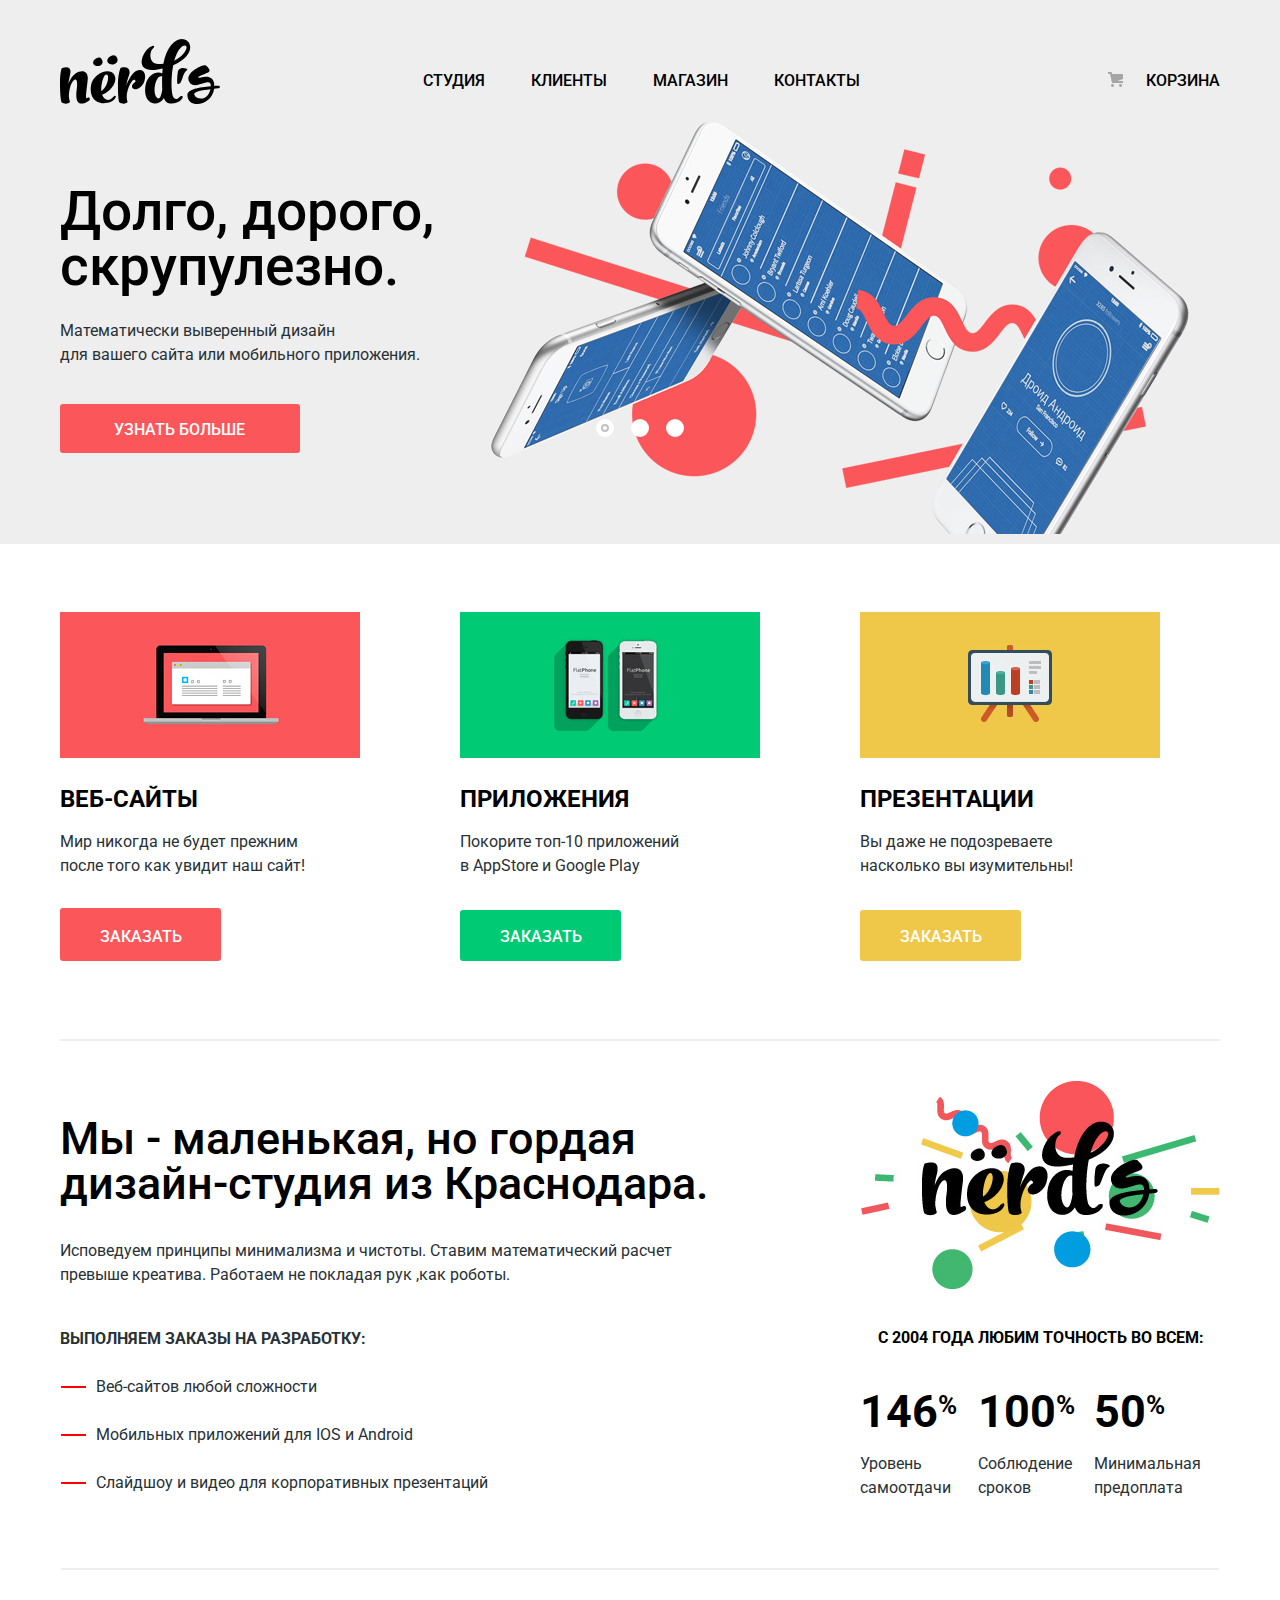
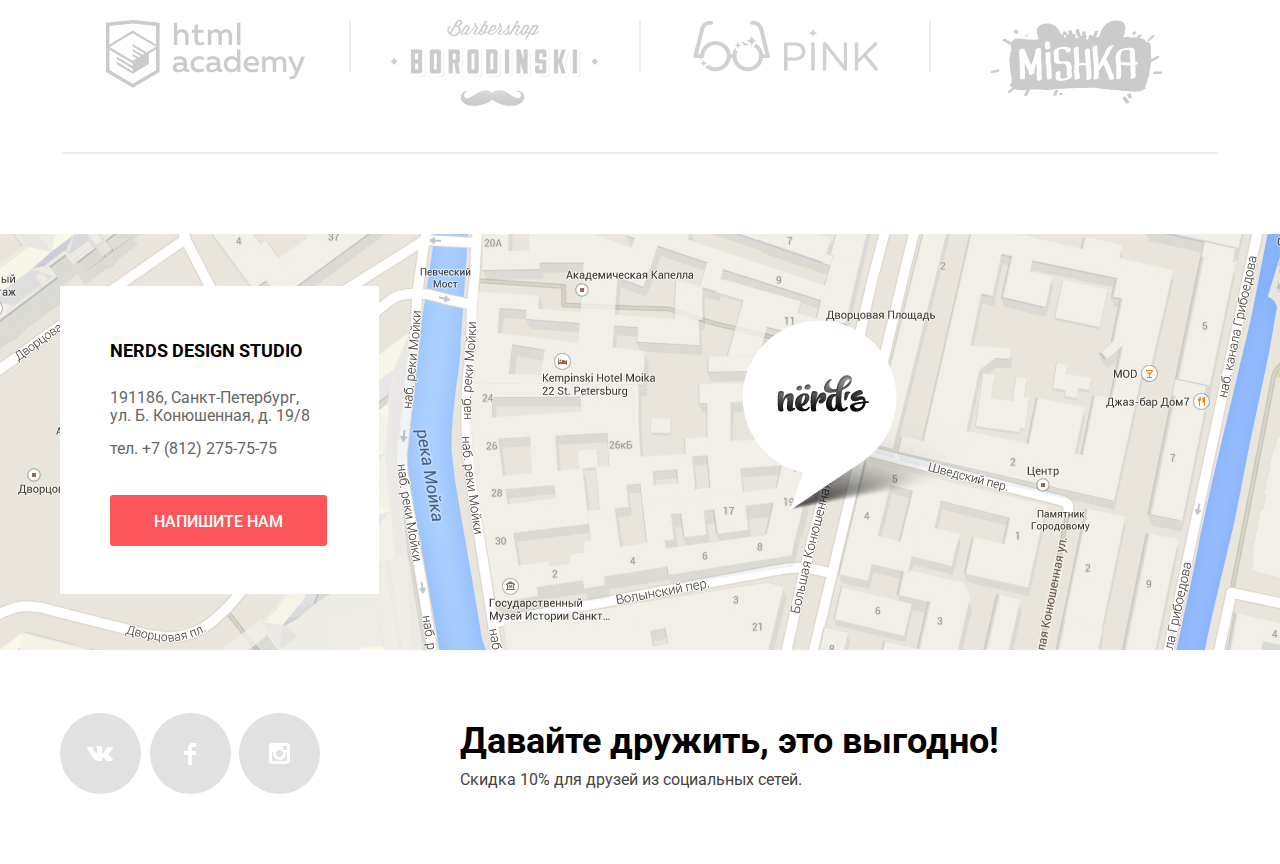
<file: index.html>
<!DOCTYPE html>
<html  class="page" lang="ru">
<head>
   <meta charset="utf-8">
   <title>HTML Academy: Нёрдс</title>
   <link rel="stylesheet" href="https://fonts.googleapis.com/css2?family=Roboto:ital,wght@0,100;0,300;0,400;0,500;0,700;0,900;1,100;1,300;1,400;1,500;1,700;1,900&display=swap">
   <link href="css/normalize.min.css" rel="stylesheet">
   <link href="css/style.min.css" rel="stylesheet">
</head>
<body class="page-body">
   <header class="main-header">
      <nav class="main-navigation">
         <a class="main-header-logo" href="#">
            <img src="img/nerds-logo.svg" width="160" height="65" alt="nerds-logo">  
         </a>
         <ul class="site-navigation">
            <li><a href="blank.html">Студия</a></li>
            <li><a href="blank.html">Клиенты</a></li>
            <li><a href="catalog.html">Магазин</a></li>
            <li><a href="contacs.html">Контакты</a></li>
         </ul>
         <div class="user_nav">
            <a class="cart-link" href="blank.html">Корзина</a>
         </div>
      </nav>
   </header>
   <main class="center">
      <!-- контент -->
      <section class="sliders">
         <div class="sliders-list current">
            <div class="sliders-container">
             <div class="slider-item">
               <p class="visually-hidden">Интернет-магазин Nerd</p>
               <p class="slider-title">Долго, дорого, скрупулезно.</p>
               <p class="p1">Математически выверенный дизайн<br>для вашего сайта или мобильного приложения.<br></p>
               <a  class="button-sliders button-default" href="blank.html">Узнать больше</a>
            </div> 
            <img src="img/slide1.png" width="760" height="431" alt="slide-nerds_1">
         </div>
      </div>
      <div class="sliders-list">
         <div class="sliders-container">
          <div  class="slider-item">
            <p class="slider-title">Любим математику как никто другой</p>
            <p class="p1">Никакого креатива,только математические формулы<br> для расчета идеальных пропорций.</p>
            <a  class="button-sliders button-default" href="blank.html">Узнать больше</a>
         </div>
         <img src="img/slide2.png" width="760" height="431" alt="slide-nerds_2">
      </div> 
   </div>
   <div class="sliders-list">
      <div class="sliders-container">
       <div  class="slider-item">
         <p class="slider-title">Только ночь, <br> только хардкор </p>
         <p class="p1">Работать днем, как все?Мы против этого.<br>Ближе к полуночи работа только начинается.</p>
         <a  class="button-sliders button-default" href="blank.html">Узнать больше</a>
      </div> 
      <img src="img/slide3.png" width="760" height="431" alt="slide-nerds_3">
   </div>
</div>
<div class="slider-controls">
  <button  class="current-slide" type="button" aria-label="Первый слайд"></button>
  <button type="button" aria-label="Второй слайд"></button>
  <button type="button" aria-label="Третий слайд"></button>
</div>  
</section>
<section class="services">
   <h3 class="visually-hidden">Сервси </h3>
   <ul class="services-list">
      <li class="services-item">
         <img src="img/illustration-1-services.png" width="300" height="146" alt="item-picture">
         <h3>Веб-сайты</h3>
         <p  class="paragrah">Мир никогда не будет прежним<br>после того как увидит наш сайт!<br> </p>
         <a class="button-default button-web" href="blank.html">Заказать</a>
      </li>
      <li class="services-item">
         <img src="img/illustration-2-services.png" width="300" height="146" alt="app-picture">
         <h3>Приложения</h3>
         <p class="paragrah">Покорите топ-10 приложений<br> в AppStore и Google Play</p>
         <a class="button-default button-app" href="blank.html">Заказать</a>
      </li>
      <li class="services-item">
         <img src="img/illustration-3-services.png" width="300" height="146" alt="pitch-picture">
         <h3>Презентации</h3>
         <p  class="paragrah">Вы даже не подозреваете<br> насколько вы изумительны!<br></p>
         <a class="button-default button-pitch" href="blank.html">Заказать</a>
      </li>
   </ul>
</section>
<section class="about">
   <h3 class="visually-hidden">Информация о компании</h3>
   <div class="about_1">
      <h3>Мы - маленькая, но гордая дизайн-студия из Краснодара.</h3>
      <p>Исповедуем принципы минимализма и чистоты. Ставим математический расчет<br>превыше креатива. Работаем не покладая рук ,как роботы.</p>
      <h4>Выполняем заказы на разработку:</h4>
      <ul class="about-know">
         <li class="about-item">Веб-сайтов любой сложности</li>
         <li class="about-item">Мобильных приложений для IOS и Android</li>
         <li class="about-item">Слайдшоу и видео для корпоративных презентаций</li>
      </ul>
   </div>
   <div class="about_2">
      <img src="img/nerds-illustration.png" width="360" height="208" alt="nerds-illustration">
      <h4>С 2004 года любим точность во всем:</h4>
      <ul class="about-precision">
         <li class="about-item-2">
            <span class="about-item-percent">
               146<sup class="sup">%</sup>
            </span>
            Уровень самоотдачи
         </li>
         <li class="about-item-2">
            <span class="about-item-percent">
               100<sup class="sup">%</sup>
            </span>
            Соблюдение сроков
         </li>
         <li class="about-item-2">
            <span class="about-item-percent">
               50<sup class="sup">%</sup>
            </span>
            Минимальная предоплата
         </li>
      </ul>
   </div>
</section>
<section class="company">
   <h2 class="visually-hidden">Компании</h2>
   <ul class="company-list">
      <li class="company-item line">
         <a class="company-content" href="https://htmlacademy.ru/intensive/htmlcss">
            <img src="img/logo-htmlacademy.svg" width="199" height="68" alt="HTMLACADEMY_logo">
         </a>
      </li>
      <li class="company-item line">
         <a class="company-content" href="blank.html">
            <img src="img/barber-logo.png" width="209" height="90" alt="Барбершоп «Бородинский_logo»">
         </a>
      </li>
      <li class="company-item line">
         <a class="company-content" href="blank.html">
            <img src="img/pink-logo.png" width="185" height="52" alt="PINK_logo">
         </a>
      </li>
      <li class="company-item">
         <a class="company-content" href="blank.html">
            <img src="img/mishka-logo.png" width="173" height="84" alt="MISHKA_logo">
         </a>
      </li>
   </ul>
</section>
</main>
<footer class="main-footer">
   <section class="contacts">
      <iframe class="footer-iframe" src="https://yandex.ru/map-widget/v1/?um=constructor%3Abd58f69b2780b84b3ca12a060e70969064c507e638c545a3088c550f8d96d5d6&amp;source=constructor"></iframe>
   </section>
   <section class="media">
      <div class="contacts-info">
         <h3> NERDS DESIGN STUDIO </h3>
         <p class="address">
            191186, Санкт-Петербург,<br> ул. Б. Конюшенная, д. 19/8 </p>
            <p class="address_p">
               <a class="address_a" href="tel:+78122757575">тел. +7 (812) 275-75-75 </a>
            </p>
            <a  class="button-contacts button-default" href="blank.html">Напишите нам</a>

         </div>
         <ul class="footer-list">
            <li class="VK">
               <span class="visually-hidden">Вконтакте</span>
               <a  class="social-button" href="#">
                  <svg width="27" height="15" viewBox="0 0 27 15" fill="none">
                    <path d="M16.138 11.51C17.094 11.201 18.318 13.55 19.621 14.449C20.599 15.13 21.348 14.983 21.348 14.983L24.821 14.933C24.821 14.933 26.636 14.821 25.778 13.379C25.707 13.259 25.275 12.31 23.193 10.357C21.016 8.31404 21.311 8.64504 23.932 5.11304C25.529 2.96004 26.168 1.64504 25.968 1.08504C25.776 0.546037 24.603 0.686037 24.603 0.686037L20.69 0.713037C20.309 0.714037 19.986 0.832037 19.839 1.22804C19.836 1.23204 19.218 2.89404 18.394 4.30704C16.653 7.29604 15.958 7.45504 15.67 7.26804C15.009 6.83504 15.176 5.53104 15.176 4.60404C15.176 1.70704 15.608 0.499037 14.33 0.187037C13.903 0.0830374 13.591 0.0150374 12.502 0.00503741C11.11 -0.0159626 9.92797 0.00503743 9.25797 0.334037C8.81297 0.557037 8.47197 1.04604 8.67897 1.07404C8.93897 1.10904 9.52197 1.23404 9.83397 1.66004C10.235 2.21204 10.223 3.44904 10.223 3.44904C10.223 3.44904 10.452 6.86004 9.68297 7.28304C9.15497 7.57304 8.43297 6.98104 6.87997 4.26704C6.08697 2.87904 5.48797 1.34504 5.48797 1.34504C5.48797 1.34504 5.37197 1.06004 5.16197 0.904037C4.91197 0.719037 4.56197 0.660037 4.56197 0.660037L0.84797 0.684037C0.84797 0.684037 0.28997 0.700037 0.0849697 0.946037C-0.0970303 1.16404 0.0699697 1.61404 0.0699697 1.61404C0.0699697 1.61404 2.97897 8.49504 6.27297 11.961C9.29297 15.143 12.725 14.932 12.725 14.932H14.28C14.28 14.932 14.749 14.878 14.989 14.62C15.213 14.38 15.203 13.929 15.203 13.929C15.203 13.929 15.172 11.82 16.138 11.51Z" fill="white"></path>
                 </svg>
              </a>

           </li>
           <li class="facebook">
            <span class="visually-hidden">Фейсбук</span>
            <a class="social-button" href="#">
               <svg width="12" height="22" viewBox="0 0 12 22" fill="none">
                <path d="M12 4V0H8C5.79086 0 4 1.79086 4 4V8H0V12H4V22H8V12H12V8H8V4H12Z" fill="white"></path>
             </svg>
          </a>
       </li>
       <li class="inst">
         <span class="visually-hidden">Инстаграм</span>

         <a  class="social-button" href="#">
            <svg width="21" height="21" viewBox="0 0 21 21" fill="none">
             <path fill-rule="evenodd" clip-rule="evenodd" d="M3 0H18C19.65 0 21 1.35 21 3V18C21 19.65 19.65 21 18 21H3C1.35 21 0 19.65 0 18V3C0 1.35 1.35 0 3 0ZM14 10.5C14 8.57 12.43 7 10.5 7C8.57 7 7 8.57 7 10.5C7 12.43 8.57 14 10.5 14C12.43 14 14 12.43 14 10.5ZM3 18V9H4.181C4.0626 9.49127 4.00186 9.99467 4 10.5C4 14.0899 6.91015 17 10.5 17C14.0899 17 17 14.0899 17 10.5C16.9986 9.99464 16.9379 9.49118 16.819 9H18V18H3ZM14 7H18V3H14V7Z" fill="white"></path>
          </svg>
       </a>
    </li>
 </ul>
 <!-- </div> -->
 <div class="benefit">
   <span class="span">Давайте дружить, это выгодно!</span>
   <p>Скидка 10% для друзей из социальных сетей.</p>
</div>
</section>
</footer>
<section class="modal modal-login">
   <h2>Напишите нам</h2>
   <form class="login-form" action="https://echo.htmlacademy.ru" method="post">
      <div class="modal-container">
         <label class="modal-description" for="input-name">Ваше имя:</label>
         <input class="user" id="input-name" name="name"  placeholder="Имя Фамилия"  required>
      </div>
      <div class="modal-container">
         <label class="modal-description"  for="input-email">Ваш email:</label>
         <input class="user"  id="input-email" type="email" name="email" placeholder="email@example.com" required>
      </div>
      <div class="letter">
         <label class="modal-description" for="input-text">Текст письма:</label>
         <textarea class="user text" id="input-text" placeholder="В свободной форме"  required></textarea>
      </div>
      <button class="modal-send" type="submit">Отправить</button>
   </form>
   <button class="modal-close" type="button" aria-label="Закрыть"></button>
</section>

</body>
</html>
</file>
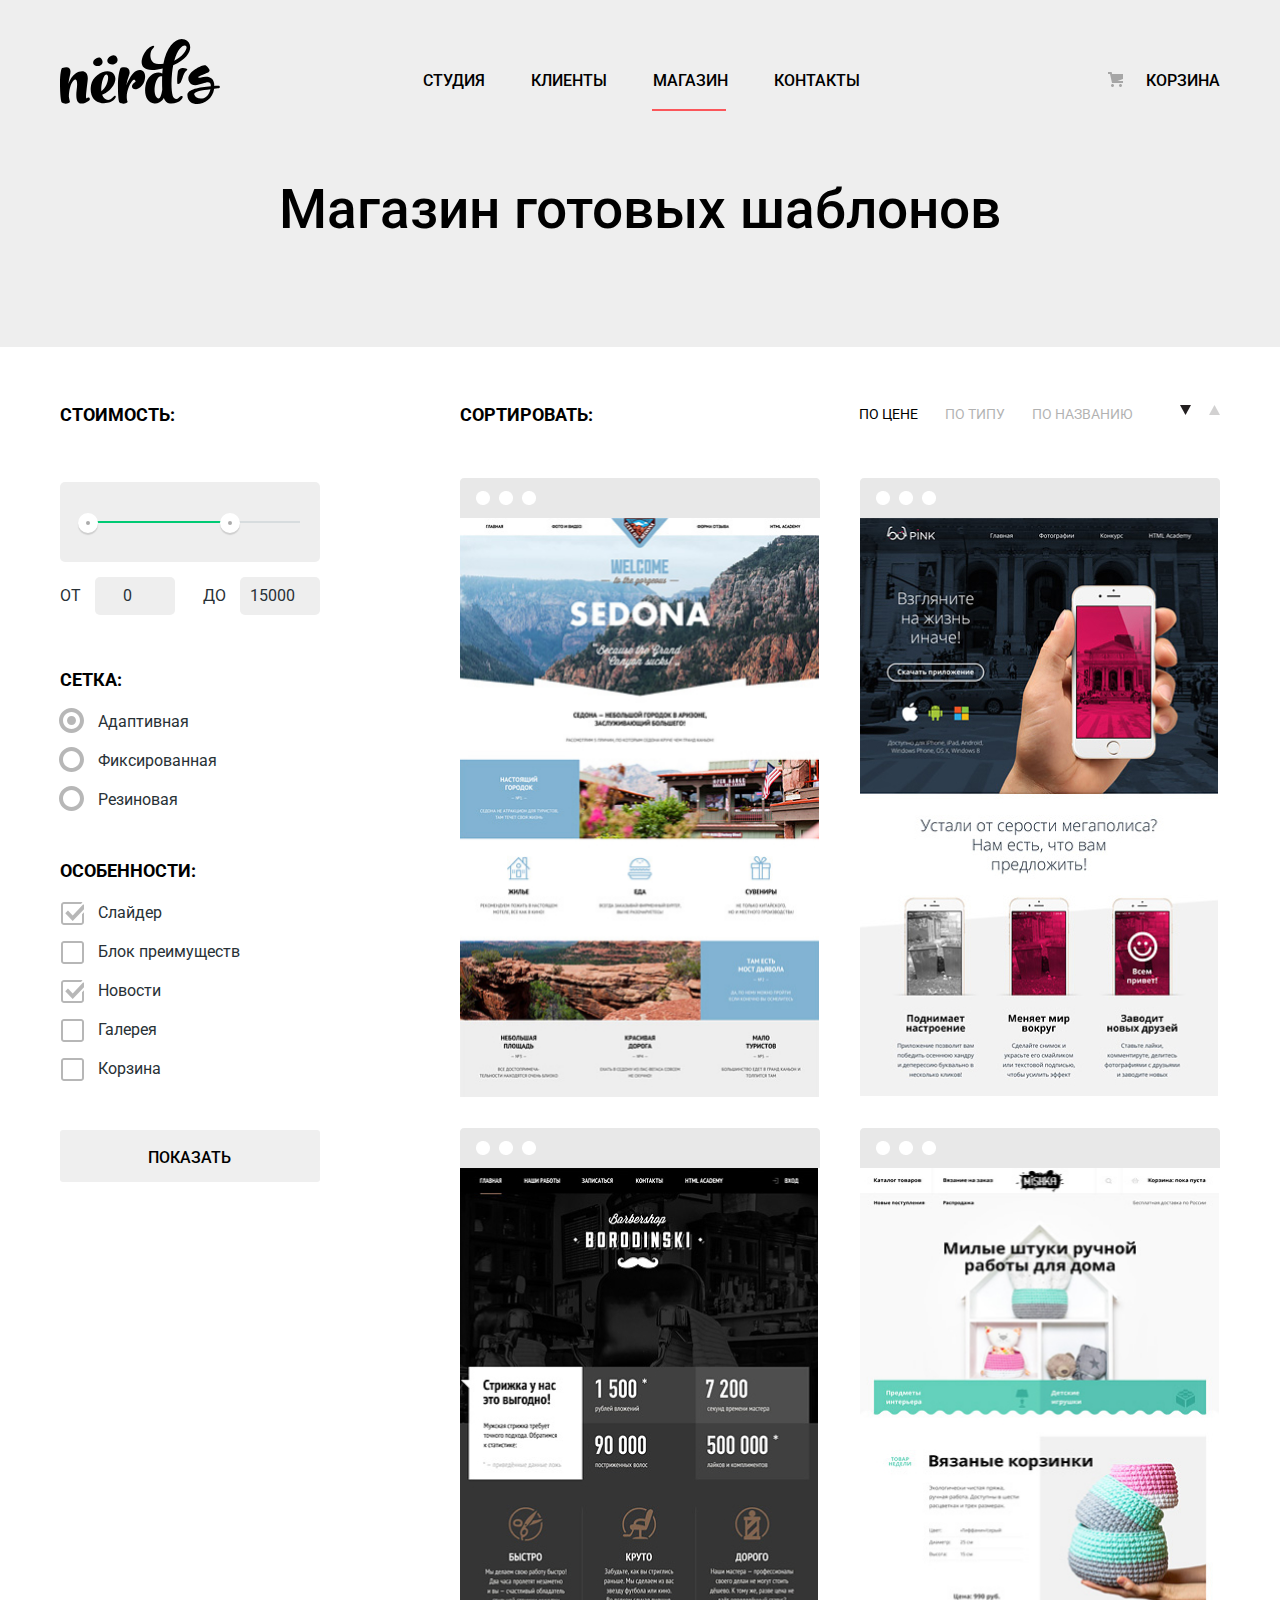
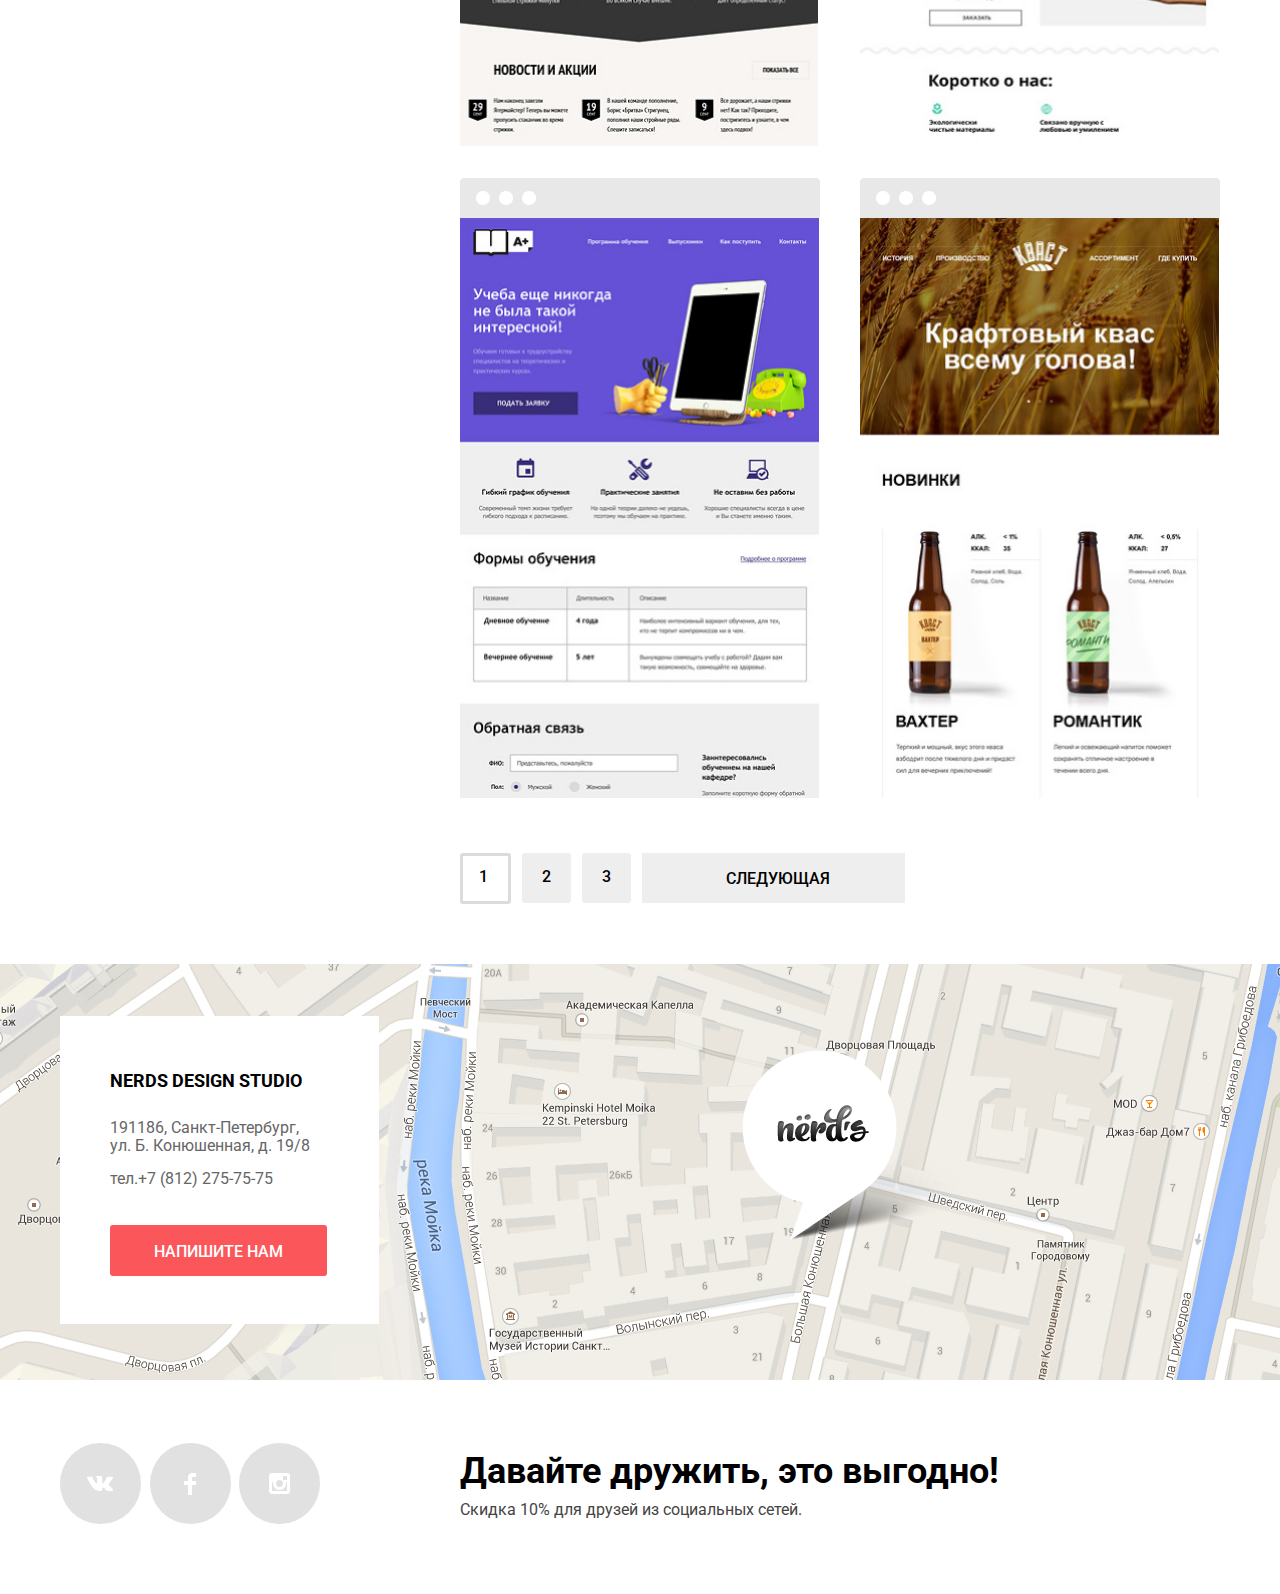
<file: catalog.html>
<!DOCTYPE html>
<html lang="ru">
<head>
	<meta charset="utf-8">
	<title>HTML Academy: Нёрдс</title>
	<link rel="stylesheet" href="https://fonts.googleapis.com/css2?family=Roboto:ital,wght@0,100;0,300;0,400;0,500;0,700;0,900;1,100;1,300;1,400;1,500;1,700;1,900&display=swap">
	<link href="css/normalize.min.css" rel="stylesheet">
	<link href="css/style.min.css" rel="stylesheet">
</head>
<body class="page-body">
	<header class="main-header">
		<nav class="main-navigation">
			<a class="main-header-logo" href="index.html">
				<img src="img/nerds-logo.svg" width="160" height="65" alt="nerds-logo">  
			</a>
			<ul class="site-navigation">
				<li><a href="blank.html">Студия</a></li>
				<li><a href="blank.html">Клиенты</a></li>
				<li class="site-navigation-current"><a href="catalog.html">Магазин</a></li>
				<li><a href="contacs.html">Контакты</a></li>
			</ul>
			<div class="user_nav">
				<a class="cart-link" href="blank.html">Корзина</a>
			</div>
		</nav>
	</header>
	<main class="page-catalog">
		
		<h1 class="page-title">Магазин готовых шаблонов</h1>
		<div class="container">
			<section class="filter">
				<h2 class="visually-hidden">Фильтр шаблонов</h2>
				<form method="get" action="https://echo.htmlacademy.ru">
					<fieldset class="filter-item">
						<legend>Стоимость:</legend>
						<div class="range-filter">
							<div class="range-controls">
								<div class="scale">
									<div class="bar"></div>
								</div>
								<div class="toggle toggle-min" tabindex="0"></div>
								<div class="toggle toggle-max" tabindex="0"></div>
							</div>
							<div class="price-controls">
								<label class="min-price">
									от <input type="number" name="min-price" value="0"  aria-label="min-price-toggle">
								</label>
								<label class="max-price">
									до <input type="number" name="max-price" value="15000"  aria-label="max-price-toggle">
								</label>
							</div>
						</div>
					</fieldset>
					<h2 class="visually-hidden">Фильтр товаров</h2>
					<fieldset>
						<legend>Сетка:</legend>
						<ul>
							<li class="filter-option filter-radio">
								<input class="visually-hidden filter-input-radio filter-input" type="radio" name="product-group" value="Adaptation" id="filter-Adaptation" checked>
								<label for="filter-Adaptation">Адаптивная</label>
							</li>
							<li class="filter-option filter-radio">
								<input class="visually-hidden filter-input-radio filter-input" type="radio" name="product-group" value="Fixation" id="filter-Fixation">
								<label for="filter-Fixation">Фиксированная</label>
							</li>
							<li class="filter-option filter-radio">
								<input class="visually-hidden filter-input-radio filter-input" type="radio" name="product-group" value="Rubbers" id="filter-Rubber">
								<label for="filter-Rubber">Резиновая</label>
							</li>
						</ul>
					</fieldset>
					<fieldset>
						<legend>Особенности:</legend>
						<ul>
							<li class="filter-option filter-checkbox">
								<input class="visually-hidden filter-input-checkbox filter-input" type="checkbox" name="slider" id="filter-slider" checked>
								<label for="filter-slider">Слайдер</label>
							</li>
							<li class="filter-option filter-checkbox">
								<input class="visually-hidden filter-input-checkbox filter-input" type="checkbox" name="advantages" id="filter-advantages">
								<label for="filter-advantages">Блок преимуществ</label>
							</li>
							<li class="filter-option filter-checkbox">
								<input class="visually-hidden filter-input-checkbox filter-input" type="checkbox" name="news" id="filter-news" checked>
								<label for="filter-news">Новости</label>
							</li>
							<li class="filter-option filter-checkbox">
								<input class="visually-hidden filter-input-checkbox filter-input" type="checkbox" name="gallery" id="filter-gallery">
								<label for="filter-gallery">Галерея</label>
							</li>
							<li class="filter-option filter-checkbox">
								<input class="visually-hidden filter-input-checkbox filter-input" type="checkbox" name="cart" id="filter-cart">
								<label for="filter-cart">Корзина</label>
							</li>
						</ul>
					</fieldset>
					<button type="submit" class="filter-button">Показать</button>
				</form>
			</section>
			<section class="catalog">
				<div class="sort">
					<h3 class="sort-title">Сортировать:</h3>
					<ul class="sort-list">
						<li class="sort-item current-sort">
							<a href="#!">По цене</a>
						</li>
						<li class="sort-item">
							<a href="#!">По типу</a>
						</li>
						<li class="sort-item">
							<a href="#!">По названию</a>
						</li>
						<li class="sort-direction">
							<a class="sort-direction-up active" href="#!"></a>
						</li>
						<li class="sort-direction">
							<a class="sort-direction-down" href="#!"></a>  
						</li>  
					</ul>
				</div>  
				<ul class="catalog-list">
					<li class="catalog-item"  tabindex="0">
						<div class="block">
							<a href="product.html">
								<h3>Sedona</h3>
							</a>
							<p>Информационный сайт<br> для туристов.</p>
							<button type="button" class="button-default button-price">9 900 ₽</button>
						</div>
						<img class="decorative" src="img/shape-decor.jpg" width="360" height="40" alt="_site_decor">
						<img src="img/img-sedona-product.jpg" width="359" height="578" alt="sedona_site">
					</li>
					<li class="catalog-item"  tabindex="0">
						<div class="block">
							<a href="product.html">
								<h3>Pink App</h3>
							</a>
							<p>Продуктовый лендинг<br> для продуктов IOS и Android</p>
							<button type="button" class="button-default button-price">9 900 ₽</button>
						</div>
						<img class="decorative" src="img/shape-decor.jpg" width="360" height="40" alt="_site_decor">
						<img src="img/img-pink-product.jpg" width="358" height="578" alt="Pink_site">
					</li>

					<li class="catalog-item"  tabindex="0">
						<div class="block">
							<a href="product.html">
								<h3>Barbershop</h3>
							</a>
							<p>Салон красоты.<br>Для мужчин, да. </p>
							<button type="button" class="button-default button-price">9 900 ₽</button>
						</div>
						<img class="decorative" src="img/shape-decor.jpg" width="360" height="40" alt="_site_decor">
						<img src="img/img-barbershop-product.jpg" width="358" height="578" alt="Barbershop_site">
					</li>

					<li class="catalog-item"  tabindex="0">
						<div class="block">
							<a href="product.html">
								<h3>Mishka</h3>
							</a>
							<p>Интернет-магазин<br>вязанных игрушек</p>
							<button type="button" class="button-default button-price">9 900 ₽</button>
						</div>
						<img class="decorative" src="img/shape-decor.jpg" width="360" height="40" alt="_site_decor">
						<img src="img/img-mishka-product.jpg" width="359" height="578" alt="Mishka_site">
					</li>

					<li class="catalog-item"  tabindex="0">
						<div class="block">
							<a href="product.html">
								<h3>A Plus</h3>
							</a>
							<p>Лендинг курсов <br> повышения квалификации</p>
							<button type="button" class="button-default button-price">9 900 ₽</button>
						</div>
						<img class="decorative" src="img/shape-decor.jpg" width="360" height="40" alt="_site_decor">
						<img src="img/img-aplus-product.jpg" width="359" height="578" alt="A_Plus_site">
						<button type="button" class="button-default button-price visually-hidden">9 900 ₽</button>
					</li>

					<li class="catalog-item"  tabindex="0">
						<div class="block">
							<a href="product.html">
								<h3>Кваст</h3>
							</a>
							<p>Промо-сайт производителя<br> крафтового пива</p>
							<button type="button" class="button-default button-price">9 900 ₽</button>
						</div>
						<img class="decorative" src="img/shape-decor.jpg" width="360" height="40" alt="sedona_site">
						<img src="img/img-kvast-product.jpg" width="359" height="578" alt="Кваст_site">
					</li>
				</ul>
				<div class="pagination">
					<ul class="pagination-list">
						<li class="pagination-item pagination-current">
							<a>1</a>
						</li>
						<li class="pagination-item">
							<a href="#!">2</a>
						</li>
						<li class="pagination-item">
							<a href="#!">3</a>
						</li>
						<li class="pagination-button">
							<a href="#!">Cледующая</a>
						</li>

					</ul>
				</div>
			</section>
		</div>
	</main>
	<footer class="main-footer page-footer">
		<section class="contacts">
			<iframe class="footer-iframe" src="https://yandex.ru/map-widget/v1/?um=constructor%3Abd58f69b2780b84b3ca12a060e70969064c507e638c545a3088c550f8d96d5d6&amp;source=constructor"></iframe>
		</section>
		<section class="media">
			<div class="contacts-info">
				<h3> NERDS DESIGN STUDIO </h3>
				<p class="address" tabindex="0">
					191186, Санкт-Петербург,<br> ул. Б. Конюшенная, д. 19/8 </p>
					<p class="address_p">
						<a class="address_a" href="tel:+78122757575">тел.+7 (812) 275-75-75 </a>
					</p>
					<a  class="button-contacts button-default" href="blank.html">Напишите нам</a>
				</div>
				<h3 class="visually-hidden">Соцсети</h3>
				<ul class="footer-list">
					<li class="VK">
						<span class="visually-hidden">Вконтакте</span>
						<a  class="social-button" href="#">
							<svg width="27" height="15" viewBox="0 0 27 15" fill="none">
								<path d="M16.138 11.51C17.094 11.201 18.318 13.55 19.621 14.449C20.599 15.13 21.348 14.983 21.348 14.983L24.821 14.933C24.821 14.933 26.636 14.821 25.778 13.379C25.707 13.259 25.275 12.31 23.193 10.357C21.016 8.31404 21.311 8.64504 23.932 5.11304C25.529 2.96004 26.168 1.64504 25.968 1.08504C25.776 0.546037 24.603 0.686037 24.603 0.686037L20.69 0.713037C20.309 0.714037 19.986 0.832037 19.839 1.22804C19.836 1.23204 19.218 2.89404 18.394 4.30704C16.653 7.29604 15.958 7.45504 15.67 7.26804C15.009 6.83504 15.176 5.53104 15.176 4.60404C15.176 1.70704 15.608 0.499037 14.33 0.187037C13.903 0.0830374 13.591 0.0150374 12.502 0.00503741C11.11 -0.0159626 9.92797 0.00503743 9.25797 0.334037C8.81297 0.557037 8.47197 1.04604 8.67897 1.07404C8.93897 1.10904 9.52197 1.23404 9.83397 1.66004C10.235 2.21204 10.223 3.44904 10.223 3.44904C10.223 3.44904 10.452 6.86004 9.68297 7.28304C9.15497 7.57304 8.43297 6.98104 6.87997 4.26704C6.08697 2.87904 5.48797 1.34504 5.48797 1.34504C5.48797 1.34504 5.37197 1.06004 5.16197 0.904037C4.91197 0.719037 4.56197 0.660037 4.56197 0.660037L0.84797 0.684037C0.84797 0.684037 0.28997 0.700037 0.0849697 0.946037C-0.0970303 1.16404 0.0699697 1.61404 0.0699697 1.61404C0.0699697 1.61404 2.97897 8.49504 6.27297 11.961C9.29297 15.143 12.725 14.932 12.725 14.932H14.28C14.28 14.932 14.749 14.878 14.989 14.62C15.213 14.38 15.203 13.929 15.203 13.929C15.203 13.929 15.172 11.82 16.138 11.51Z" fill="white"></path>
							</svg>
						</a>

					</li>
					<li class="facebook">
						<span class="visually-hidden">Фейсбук</span>
						<a class="social-button" href="#">
							<svg width="12" height="22" viewBox="0 0 12 22" fill="none">
								<path d="M12 4V0H8C5.79086 0 4 1.79086 4 4V8H0V12H4V22H8V12H12V8H8V4H12Z" fill="white"></path>
							</svg>
						</a>
					</li>
					<li class="inst">
						<span class="visually-hidden">Инстаграм</span>

						<a  class="social-button" href="#">
							<svg width="21" height="21" viewBox="0 0 21 21" fill="none">
								<path fill-rule="evenodd" clip-rule="evenodd" d="M3 0H18C19.65 0 21 1.35 21 3V18C21 19.65 19.65 21 18 21H3C1.35 21 0 19.65 0 18V3C0 1.35 1.35 0 3 0ZM14 10.5C14 8.57 12.43 7 10.5 7C8.57 7 7 8.57 7 10.5C7 12.43 8.57 14 10.5 14C12.43 14 14 12.43 14 10.5ZM3 18V9H4.181C4.0626 9.49127 4.00186 9.99467 4 10.5C4 14.0899 6.91015 17 10.5 17C14.0899 17 17 14.0899 17 10.5C16.9986 9.99464 16.9379 9.49118 16.819 9H18V18H3ZM14 7H18V3H14V7Z" fill="white"></path>
							</svg>
						</a>
					</li>
				</ul>
				<!-- </div> -->
				<div class="benefit">
					<span class="span">Давайте дружить, это выгодно!</span>
					<p>Скидка 10% для друзей из социальных сетей.</p>
				</div>
			</section>
		</footer>
		<section class="modal modal-login">
			<h2>Напишите нам</h2>
			<form class="login-form" action="https://echo.htmlacademy.ru" method="post">
				<div class="modal-container">
					<label class="modal-description" for="input-name">Ваше имя:</label>
					<input class="user" id="input-name" name="name"  placeholder="Имя Фамилия"  required>
				</div>
				<div class="modal-container">
					<label class="modal-description"  for="input-email">Ваш email:</label>
					<input class="user"  id="input-email" type="email" name="email" placeholder="email@example.com" required>
				</div>
				<div class="letter">
					<label class="modal-description" for="input-text">Текст письма:</label>
					<textarea class="user text" id="input-text" placeholder="В свободной форме"  required></textarea>
				</div>
				<button class="modal-send" type="submit">Отправить</button>
			</form>
			<button class="modal-close" type="button" aria-label="Закрыть"></button>
		</section>
	</body>
	</html>
</file>
<file: css/style.min.css>
:root{--basic-black:#000000;--basic-gray:#A6A6A6;--background-gray:#888888;--basic-white:#FFFFFF;--basic-red:#FB565A;--basic-yellow:#EFC849;--basic-green:#00CA74;--medium-gray:#666666;--basic-dark-blue:#283136;--basic-dark-gray:#444444;--gradient:0deg,#E1E1E1,#E1E1E1;--basic-light-gray:#283136;--basic-background-shade-gray:#EEEEEE;--special-grey-hover:#DFDFDF;--special-grey-push:#D5D5D5;--special-red-activ:#E74246;--special-red-push:#D7373B;--special-yellow-activ:#EAB534;--special-yellow-push:#E5A722;--special-green-activ:#00BC6C;--special-green-push:#00AA62;--special-modal-grey:#B4B9BB;--special-modal-white:#D7DCDE;--special-bar-green:#00ca74;--special-toggle-background:#ababab;--special-toggle-grey:#cfcfcf;--special-shadow-color:rgba(0, 1, 1, 0.1);--gradient-social:linear-gradient(0deg, #E1E1E1, #E1E1E1),#FFFFFF;--gradient-social-hover:linear-gradient(0deg, #E74246, #E74246),#FFFFFF;--gradient-social-active:linear-gradient(0deg, #D7373B, #D7373B),#FFFFFF;--special-modal-black:rgba(0, 0, 0, 0.4);--current-slide-grey:#C1C1C1;--pagination-current-white:#DBDBDB}body{margin:0;padding:0;font-family:Roboto,Arial,sans-serif;font-style:normal;font-weight:400;font-size:16px;line-height:24px;color:var(--basic-black);background-color:var(--basic-white)}a{text-decoration:none;color:var(--basic-black)}img{max-width:100%;height:auto}.visually-hidden{position:absolute;width:1px;height:1px;margin:-1px;border:0;padding:0;white-space:nowrap;clip-path:inset(100%);clip:rect(0 0 0 0);overflow:hidden}.page{height:100%}.page-body{min-height:100%;display:grid;grid-template-rows:min-content 1fr min-content;align-content:start}.main-header{background-color:var(--basic-background-shade-gray)}.container{margin:0 auto;padding:0;width:1160px;display:grid;grid-template-columns:400px 760px}.page-title{font-weight:500;font-size:55px;line-height:55px;color:var(--basic-black);background-color:var(--basic-background-shade-gray);text-align:center;margin:0;padding:0;padding-top:68px;padding-bottom:110px}.filter{color:var(--basic-dark-blue);padding-top:56px}.filter fieldset{padding:0;margin:0;margin-bottom:27px;border:none}.filter fieldset:first-child{margin-bottom:50px}.filter legend{margin-bottom:17px;font-weight:700;font-size:18px;line-height:30px;text-transform:uppercase;color:var(--basic-black)}.filter ul{padding:0;padding-left:38px;margin:0;list-style:none;font-size:16px;line-height:19px}.filter-option label{position:relative;display:block;cursor:pointer;user-select:none;padding-bottom:20px;color:var(--basic-dark-blue);opacity:1}.filter-input-checkbox+label:hover::before,.filter-input-checkbox:checked+label:hover::after{opacity:1}.filter-input-radio+label:hover::before,.filter-input-radio:checked+label:hover::after{opacity:1}.filter-input-checkbox[disabled]+label{opacity:.3}.filter-input-radio[disabled]+label{opacity:.3}.filter-input-checkbox[disabled]+label::before,.filter-input-checkbox[disabled]:checked+label::after,.filter-input-radio[disabled]+label::before,.filter-input-radio[disabled]:checked+label::after{opacity:.3}.filter-input-checkbox:focus+label::before,.filter-input-radio:focus+label::before{outline:2px solid var(--basic-black);opacity:1}.filter-input-checkbox+label::before{content:"";position:absolute;left:-37px;top:-1px;width:23px;height:23px;background-image:url(../img/checkbox-off.svg);background-repeat:no-repeat;background-position:0 0;opacity:.4}.filter-input-checkbox:checked+label::before{display:none}.filter-input-checkbox:checked+label::after{content:"";position:absolute;top:-1px;left:-37px;width:23px;height:23px;background-image:url(../img/checkbox-on.svg);background-repeat:no-repeat;background-position:0 0;opacity:.4;display:block}.filter-input-radio+label::before{content:"";position:absolute;left:-39px;top:-4px;width:25px;height:25px;background-image:url(../img/radio-off.svg);background-repeat:no-repeat;background-position:0 0;opacity:.4}.filter-input-radio:checked+label::before{display:none}.filter-input-radio:checked+label::after{content:"";position:absolute;top:-4px;left:-39px;width:25px;height:25px;background-image:url(../img/radio-on.svg);background-repeat:no-repeat;background-position:0 0;opacity:.4;display:block}.filter-button{font-weight:500;font-size:16px;line-height:18px;border:0;color:var(--basic-black);text-transform:uppercase;border-radius:3px;margin-top:5px;padding:19px 89px 15px 88px;outline:0}.filter-button:hover{background:var(--special-grey-hover)}.filter-button:active{background:var(--special-grey-push);box-shadow:inset 0 3px 0 var(--special-shadow-color);border-radius:3px}.range-filter{width:260px;margin:0;margin-top:38px}.filter-item legend{font-size:18px;line-height:24px;text-transform:uppercase;font-weight:700}.range-controls{position:relative;height:41px;margin-bottom:15px;padding-top:39px;padding-right:20px;padding-left:20px;background-color:var(--basic-background-shade-gray);border-radius:5px}.range-controls .scale{height:2px;background:var(--special-modal-white)}.range-controls .bar{width:70%;height:2px;background:var(--special-bar-green)}.range-controls .toggle{position:absolute;top:31px;left:0;width:4px;height:4px;padding:0;border:8px solid var(--basic-white);background-color:var(--special-toggle-background);border-radius:50%;box-shadow:0 2px 1px 0 var(--special-toggle-grey);cursor:pointer}.range-controls .toggle-min{left:18px}.range-controls .toggle-max{left:160px}.price-controls{display:flex;justify-content:space-between}.price-controls label{text-transform:uppercase;font-family:Roboto,Arial,sans-serif;font-size:16px}.price-controls input{width:60px;padding:10px;margin-left:10px;text-align:center;color:var(--basic-dark-blue);border:none;border-radius:5px;background:var(--basic-background-shade-gray);font-family:inherit;font-size:inherit}.sort{display:flex;justify-content:space-between;width:760px;padding-bottom:30px}.sort-list{display:flex;padding:0;margin:0;list-style:none;text-align:center;margin-top:23px}.sort-title{font-size:18px;line-height:30px;text-transform:uppercase}.sort-item{text-transform:uppercase;font-size:14px;line-height:18px}.sort-item a{display:block;padding:0;margin-right:27px;color:var(--basic-black);opacity:.3}.sort-item a:hover{opacity:.6}.sort-item a:focus{opacity:1}.sort-direction a{width:11px;height:10px;display:block;background-image:url(../img/arrow-down.svg);background-repeat:no-repeat;background-size:contain;opacity:.2}.sort-direction a:hover{opacity:.6}.sort-direction-down{transform:rotate(180deg)}.sort-direction-up{margin-left:20px;margin-right:18px}.sort-direction-down.active,.sort-direction-down:active,.sort-direction-up.active,.sort-direction-up:active{opacity:1}.current-sort a{opacity:1}.catalog{padding-top:35px}.catalog-list{list-style:none;display:flex;flex-wrap:wrap;padding:0;margin:0}.catalog-item{position:relative;width:360px;min-height:620px;margin-right:40px;margin-bottom:30px;background-color:var(--basic-white);color:var(--medium-gray)}.block{position:absolute;left:0;bottom:0;right:0;text-align:center;background:var(--basic-background-shade-gray);margin:0;visibility:hidden}.catalog-item:hover .block{visibility:visible}.catalog-item:focus-within .block{visibility:visible}.catalog-item:hover{box-shadow:0 6px 15px rgba(0,1,1,.25)}.catalog-item:hover .decorative{opacity:1}.decorative{opacity:.12}.decorative:hover{opacity:12}.catalog-item img{display:block}.catalog-item:nth-child(2n){margin-right:0}.catalog-item h3{padding:0;margin:0;padding-top:25px;font-size:18px;line-height:30px;text-transform:uppercase}.catalog-item p{margin:0;padding:0;padding-top:10px;padding-bottom:25px;color:var(--medium-gray)}.catalog-item h3:hover{color:var(--basic-red)}.catalog-item h3:active{color:var(--basic-black);opacity:.3}.button-price{margin-bottom:50px;padding:17px 75px 15px 72px;border-radius:3px;color:var(--basic-white);background-color:var(--basic-red)}.button-price:hover{background-color:var(--special-red-activ)}.button-price:active{background-color:var(--special-red-push)}.pagination-list{display:flex;flex-wrap:wrap;padding:0;margin:0;color:var(--basic-black);list-style:none;font-weight:500;font-size:16px;line-height:18px}.pagination{padding-top:25px}.pagination-item{padding-right:11px}.pagination-item a{border-radius:3px;display:block;padding:15px 20px 17px 20px;background-color:var(--basic-background-shade-gray)}.pagination-item a:hover{background-color:var(--special-grey-hover)}.pagination-item a:active{background:var(--special-grey-push);box-shadow:inset 0 3px 0 var(--special-shadow-color);opacity:1}.pagination-current a,.pagination-current a:active,.pagination-current a:focus,.pagination-current a:hover{padding:12px 20px 15px 16px;background:rgba(0,0,0,.0001);border:3px solid var(--pagination-current-white);box-sizing:border-box;border-radius:3px}.pagination-button{border-radius:3px;text-transform:uppercase;text-align:center}.pagination-button a{display:block;padding:17px 75px 15px 84px;background-color:var(--basic-background-shade-gray)}.pagination-button a:hover{background-color:var(--special-grey-hover)}.pagination-button a:active{background:var(--special-grey-push);box-shadow:inset 0 3px 0 var(--special-shadow-color);opacity:.3}.button-default{color:var(--basic-white);font-weight:500;font-size:16px;line-height:18px;text-align:center;border:none}.main-navigation{display:grid;grid-template-columns:1fr 2fr min-content;width:1160px;margin:0 auto;padding-top:38px;align-items:center;font-size:16px;line-height:30px;color:var(--basic-black);background-color:var(--basic-background-shade-gray)}.main-header-logo{opacity:1}.main-header-logo :hover{opacity:1}.main-header-logo :active{opacity:.1}.site-navigation{display:flex;flex-wrap:wrap;color:var(--basic-black);text-transform:uppercase;font-weight:500;font-size:16px;line-height:30px;list-style:none;margin:0;padding:0}.site-navigation li{padding:10px 28px 0 18px}.site-navigation-current{position:relative}.site-navigation-current::after{content:"";position:absolute;right:30px;top:53px;bottom:0;left:17px;height:2px;background-color:var(--basic-red)}.site-navigation a,.user_nav a{display:block}.user_nav a{padding-top:10px;padding-left:50px}.user_nav .cart-link{text-transform:uppercase;font-weight:500;font-size:16px;line-height:30px;position:relative}.cart-link::before{content:"";position:absolute;top:16px;left:12px;width:15px;height:15px;background-image:url(../img/cart-icon.svg);background-repeat:no-repeat;background-position:0 0}.site-navigation a:hover{color:var(--special-red-activ)}.site-navigation a:active{color:var(--basic-black);opacity:.3}.cart-link:hover{color:var(--special-red-activ)}.cart-link:active{color:var(--basic-black);opacity:.3}.sliders{position:relative;background-color:var(--basic-background-shade-gray)}.sliders-list{position:relative;height:430px;width:1160px;margin:0 auto;padding:0;list-style:none;display:none;align-items:center}.current{display:block}.sliders-container{display:flex;flex-direction:row;align-items:center}.sliders-list img{bottom:10px;left:397px;position:absolute;display:block}.slider-controls{position:absolute;display:flex;width:88px;justify-content:space-between;top:73%;left:50%;transform:translate(-50%,-50%)}.current-slide:after{content:"";position:absolute;background-color:var(--basic-white);border:2px solid var(--current-slide-grey);box-sizing:border-box;border-radius:50%;width:8px;height:8px;top:5px;left:5px}.slider-controls button{padding:0;width:18px;height:18px;border:none;background-color:var(--basic-white);border-radius:50%;cursor:pointer}.slider-title{margin:0;padding:0;font-weight:500;font-size:55px;line-height:55px}.slider-item{width:538px;margin-top:70px}.p1{color:var(--basic-dark-blue);margin:0;padding:0;padding-top:25px;padding-bottom:37px}.button-sliders{margin:0;border-radius:3px;padding:17px 55px 14px 54px;text-transform:uppercase;text-align:center;background:var(--basic-red);display:inline-block;vertical-align:middle}.button-sliders:hover{background-color:var(--special-red-activ)}.button-sliders:active{background-color:var(--special-red-push);box-shadow:inset 0 3px 0;color:var(--special-shadow-color)}.services{padding-top:68px;padding-bottom:90px}.services h3{margin:0;padding:0;padding-top:19px;padding-bottom:16px;font-weight:700;font-size:24px;line-height:30px;text-transform:uppercase;text-align:left}.services-list{width:1160px;display:grid;text-align:left;grid-template-columns:300px 300px 300px;column-gap:100px;margin:0 auto;padding:0;list-style:none}.services-item{font-weight:400;font-size:16px;line-height:24px}.paragrah{color:var(--basic-dark-blue);margin:0;padding-bottom:47px}.button-web{padding:19px 39px 15px 40px;text-transform:uppercase;text-align:center;border-radius:3px;background-color:var(--basic-red)}.button-web:hover{background-color:var(--special-red-activ)}.button-web:active{background-color:var(--special-red-push);box-shadow:inset 0 3px 0;color:var(--special-shadow-color)}.button-app{padding:17px 39px 15px 40px;text-transform:uppercase;text-align:center;border-radius:3px;background-color:var(--basic-green)}.button-app:hover{background-color:var(--special-green-activ)}.button-app:active{background-color:var(--special-green-push);box-shadow:inset 0 3px 0;color:var(--special-shadow-color)}.button-pitch{padding:17px 39px 15px 40px;text-transform:uppercase;text-align:center;border-radius:3px;background-color:var(--basic-yellow)}.button-pitch:hover{background-color:var(--special-yellow-activ)}.button-pitch:active{background-color:var(--special-yellow-push);box-shadow:inset 0 3px 0;color:var(--special-shadow-color)}.about{display:grid;grid-template-columns:660px 360px;grid-gap:140px;width:1160px;margin:0 auto;padding:0;padding-top:30px;padding-bottom:68px;color:var(--basic-dark-blue);border-top:2px solid var(--basic-background-shade-gray)}.about_2{padding-top:10px}.about-know{margin:0;padding:0}.about-know li{padding-left:36px}.about-know .about-item::before{content:"";position:absolute;right:88%;width:27px;height:2px;border-left:25px solid red;top:50%;transform:translate(-50%,-50%)}.about-item{margin:0;margin-top:24px;list-style:none;position:relative;font-size:16px;line-height:24px}.about-item-2{list-style:none}.about-precision{display:flex;margin:0;padding:0;padding-top:30px}.about-item-percent{display:inline-block;vertical-align:middle;font-size:45px;line-height:64px;color:var(--basic-black);font-weight:700;margin-bottom:8px}.about-item-percent .sup{font-size:26px}.about h4{margin:0;padding-top:40px;text-transform:uppercase;font-size:16px;line-height:24px;color:var(--basic-dark-blue)}.about_2 h4{margin:0;padding-top:30px;padding-left:18px;text-transform:uppercase;font-size:16px;line-height:24px;color:var(--basic-black)}.about h3{margin:0;padding-top:45px;color:var(--basic-black);font-weight:500;font-size:45px;line-height:45px}.about p{padding-top:33px;margin:0}.company{border-top:2px solid var(--basic-background-shade-gray);border-bottom:2px solid var(--basic-background-shade-gray);width:1158px;margin:0 auto;padding-top:50px;padding-bottom:80px}.company-list{display:grid;grid-template-columns:1fr 1fr 1fr 1fr;width:1160px;text-align:center;margin:0 auto;padding:0;list-style:none}.company-item{height:52px}.line{border-right:2px solid var(--basic-background-shade-gray)}.company-content{opacity:.2}.company-content:hover{opacity:1}.company-content:active{opacity:.1}.main-footer{position:relative;padding-top:80px}.page-footer{padding-top:60px}.benefit{padding-top:10px;margin:0;width:560px}.benefit p{margin:0;padding-top:8px;color:var(--basic-dark-gray)}.media{position:relative;margin:0 auto;width:1160px;display:grid;grid-template-columns:260px 560px;grid-gap:140px;padding-top:63px;padding-bottom:70px}.contacts{height:416px}.footer-iframe{height:416px;width:100%;border:0;background-image:url(../img/map-marker.png);background-size:1440px 416px;background-repeat:no-repeat;background-position:center}.contacts-info{position:absolute;width:319px;height:308px;font-size:16px;line-height:18px;color:var(--medium-gray);background-color:var(--basic-white);left:0;bottom:270px}.contacts-info h3{margin:0;padding:50px 76px 23px 50px;font-size:18px;line-height:30px;color:var(--basic-black)}.address{padding:0 50px 15px 50px;margin:0}.address_p{margin:0;padding-bottom:55px}.address_a{padding:0 50px 0 50px;color:var(--medium-gray)}.span{font-weight:700;font-size:36px;line-height:36px;color:var(--basic-black)}.button-contacts{padding:17px 44px 15px 44px;margin-left:50px;color:var(--basic-white);background-color:var(--basic-red);border-radius:3px;text-transform:uppercase}.button-contacts:hover{background-color:var(--special-red-activ)}.button-contacts:active{background-color:var(--special-red-push)}.footer-list{display:flex;flex-wrap:wrap;justify-content:space-between;margin:0;padding:0;list-style:none;color:var(--medium-gray)}.social-button{display:flex;align-items:center;justify-content:center;padding:0;border-radius:50%;width:81px;height:81px;background:var(--gradient-social)}.social-button:hover{background:var(--gradient-social-hover)}.social-button:active{background:var(--gradient-social-active);box-shadow:inset 0 3px 0 var(--special-shadow-color)}.social-button:active svg{opacity:.3}.modal{position:fixed;top:50%;left:50%;transform:translate(-50%,-50%);color:var(--basic-black);background:var(--basic-white);box-shadow:0 20px 40px var(--special-modal-black)}.modal-login{display:none;width:760px;height:435px;padding:60px 100px 98px 100px}.modal-login h2{margin:0;padding-bottom:32px;font-size:45px;line-height:53px}.modal-description{display:block;padding-bottom:7px;font-weight:700}.modal-close{position:absolute;top:0;right:93px;width:23px;height:23px;background-color:transparent;border:0;cursor:pointer;opacity:.3}.modal-close:hover{opacity:1}.modal-close:active{opacity:.1}.modal-close::after,.modal-close::before{content:"";position:absolute;top:75px;left:5px;width:21px;height:21px;background-image:url(../img/close.svg);background-repeat:no-repeat;background-position:0 0}.user{padding:15px;border:2px solid var(--special-modal-white);box-sizing:border-box;border-radius:3px}.user:hover{border:2px solid var(--special-modal-grey);box-sizing:border-box;border-radius:3px}.text{width:760px;height:118px}.modal-container{margin-bottom:30px;display:inline-block;margin-right:-5px;width:360px;padding-right:42px;vertical-align:middle}.modal-container:nth-child(2n){padding-right:0}.modal-container input{padding:0;padding-left:14px;height:50px;width:100%}input:invalid:not(:placeholder-shown){border:2px solid var(--special-red-activ)}.letter textarea{padding:0;padding-left:15px;padding-top:15px}.modal-send{border:0;padding:17px 83px;text-transform:uppercase;text-align:center;background:var(--basic-red);color:var(--basic-white);border-radius:3px}.letter{display:flex;flex-direction:column;margin-bottom:46px}
</file>
